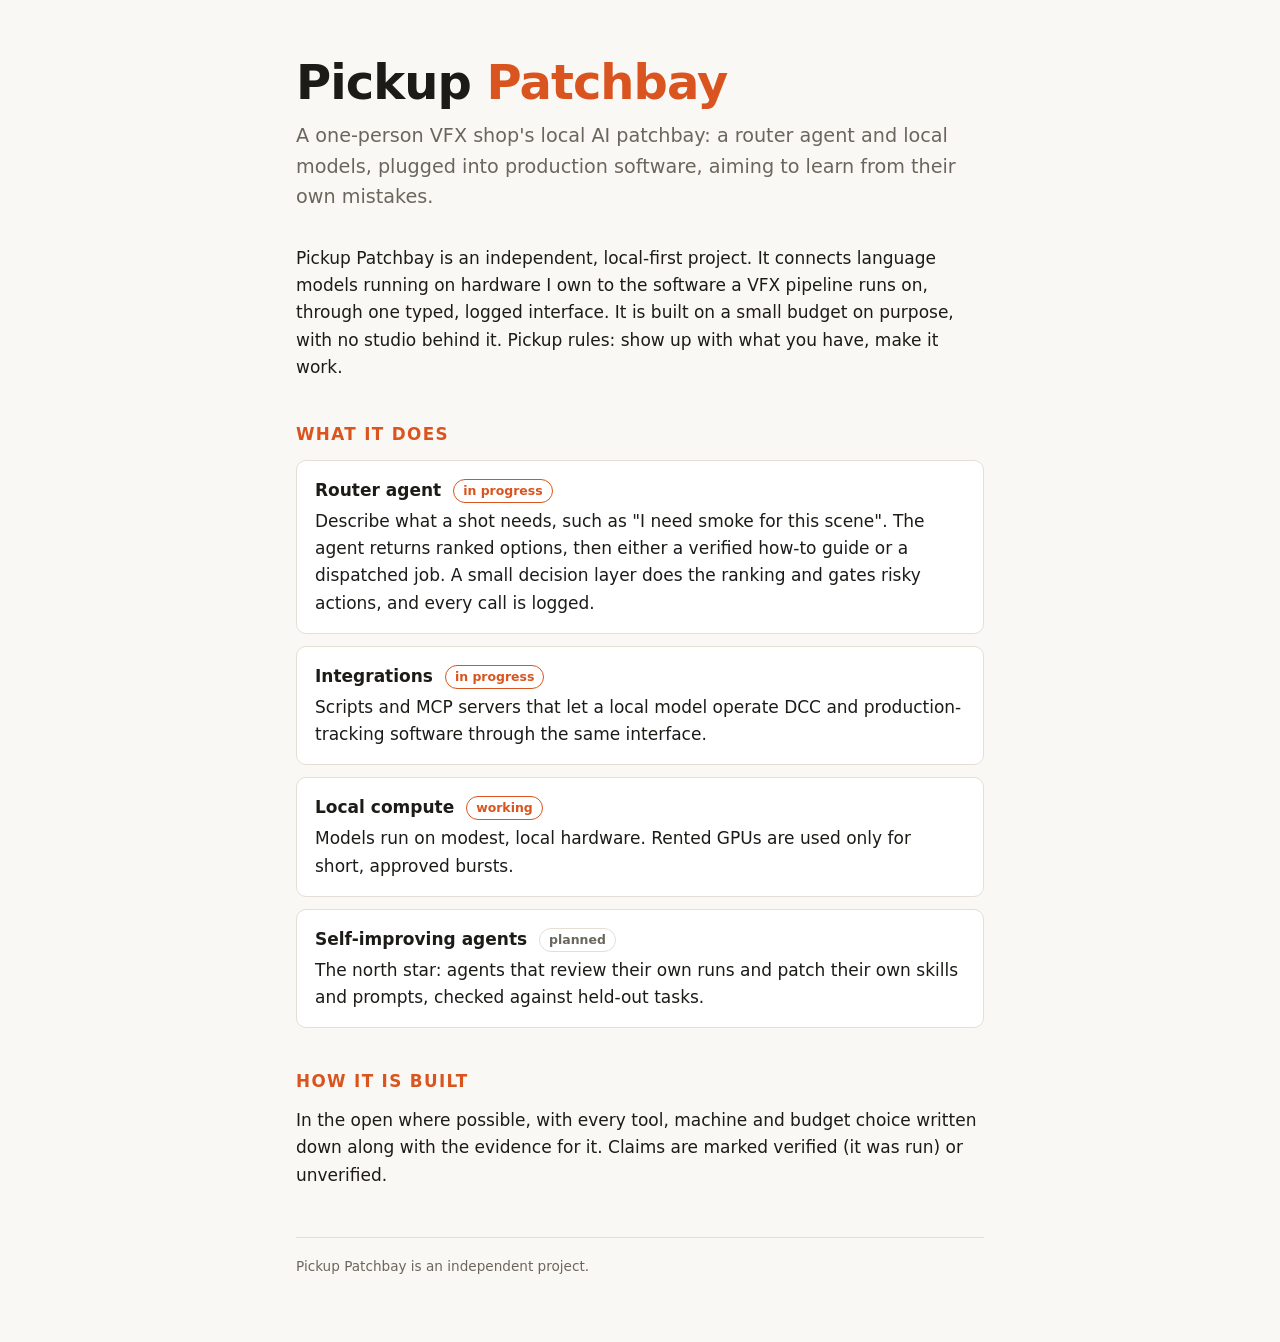
<file: index.html>
<!doctype html>
<html lang="en">
<head>
<meta charset="utf-8">
<meta name="viewport" content="width=device-width, initial-scale=1">
<title>Pickup Patchbay</title>
<meta name="description" content="A one-person VFX shop's local AI patchbay: a router agent and local models, plugged into production software, aiming to learn from their own mistakes.">
<style>
  :root {
    --bg: #faf8f4; --fg: #1d1b18; --muted: #6b665d; --accent: #d9541e; --line: #e4dfd5; --card: #ffffff;
  }
  @media (prefers-color-scheme: dark) {
    :root:not([data-theme="light"]) {
      --bg: #161513; --fg: #f0ece4; --muted: #a29b8d; --accent: #ff8a57; --line: #2e2b26; --card: #1f1d1a;
    }
  }
  * { box-sizing: border-box; }
  body {
    margin: 0; background: var(--bg); color: var(--fg);
    font: 17px/1.6 system-ui, -apple-system, "Segoe UI", Roboto, sans-serif;
  }
  main { max-width: 720px; margin: 0 auto; padding: 56px 16px 64px; }
  h1 { font-size: clamp(2rem, 6vw, 3rem); line-height: 1.1; margin: 0 0 12px; letter-spacing: -0.02em; }
  h1 span { color: var(--accent); }
  .tag { font-size: 1.2rem; color: var(--muted); margin: 0 0 32px; }
  h2 { font-size: 1.05rem; text-transform: uppercase; letter-spacing: 0.08em; color: var(--accent); margin: 40px 0 12px; }
  p { margin: 0 0 14px; }
  .card { background: var(--card); border: 1px solid var(--line); border-radius: 10px; padding: 16px 18px; margin: 0 0 12px; }
  .card strong { display: block; margin-bottom: 4px; }
  .pill { display: inline-block; font-size: 0.78rem; padding: 1px 9px; border-radius: 99px; border: 1px solid var(--line); color: var(--muted); margin-left: 6px; vertical-align: middle; }
  .pill.now { color: var(--accent); border-color: var(--accent); }
  footer { margin-top: 48px; padding-top: 18px; border-top: 1px solid var(--line); font-size: 0.85rem; color: var(--muted); }
</style>
</head>
<body>
<main>
  <h1>Pickup <span>Patchbay</span></h1>
  <p class="tag">A one-person VFX shop's local AI patchbay: a router agent and local models, plugged into production software, aiming to learn from their own mistakes.</p>

  <p>Pickup Patchbay is an independent, local-first project. It connects language models running on hardware I own to the software a VFX pipeline runs on, through one typed, logged interface. It is built on a small budget on purpose, with no studio behind it. Pickup rules: show up with what you have, make it work.</p>

  <h2>What it does</h2>
  <div class="card">
    <strong>Router agent <span class="pill now">in progress</span></strong>
    Describe what a shot needs, such as "I need smoke for this scene". The agent returns ranked options, then either a verified how-to guide or a dispatched job. A small decision layer does the ranking and gates risky actions, and every call is logged.
  </div>
  <div class="card">
    <strong>Integrations <span class="pill now">in progress</span></strong>
    Scripts and MCP servers that let a local model operate DCC and production-tracking software through the same interface.
  </div>
  <div class="card">
    <strong>Local compute <span class="pill now">working</span></strong>
    Models run on modest, local hardware. Rented GPUs are used only for short, approved bursts.
  </div>
  <div class="card">
    <strong>Self-improving agents <span class="pill">planned</span></strong>
    The north star: agents that review their own runs and patch their own skills and prompts, checked against held-out tasks.
  </div>

  <h2>How it is built</h2>
  <p>In the open where possible, with every tool, machine and budget choice written down along with the evidence for it. Claims are marked verified (it was run) or unverified.</p>

  <footer>
    Pickup Patchbay is an independent project.
  </footer>
</main>
</body>
</html>
</file>
